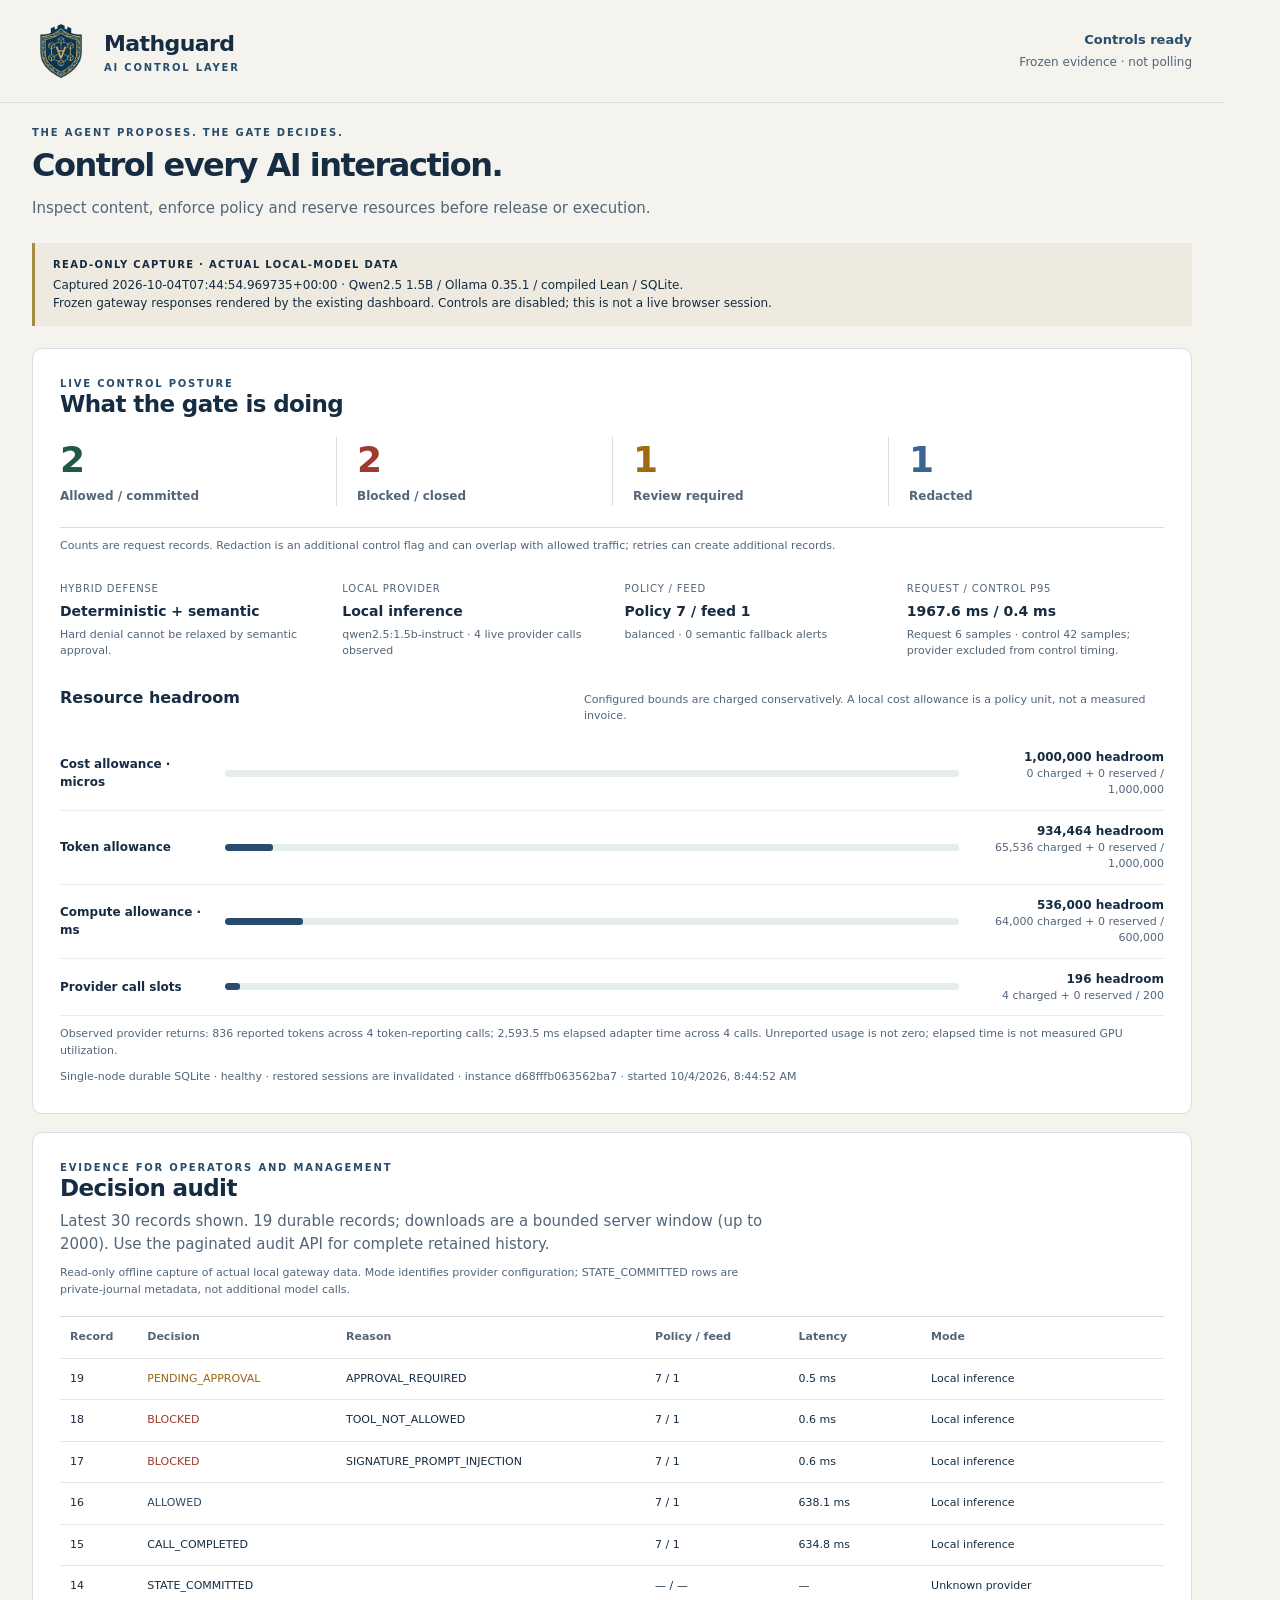
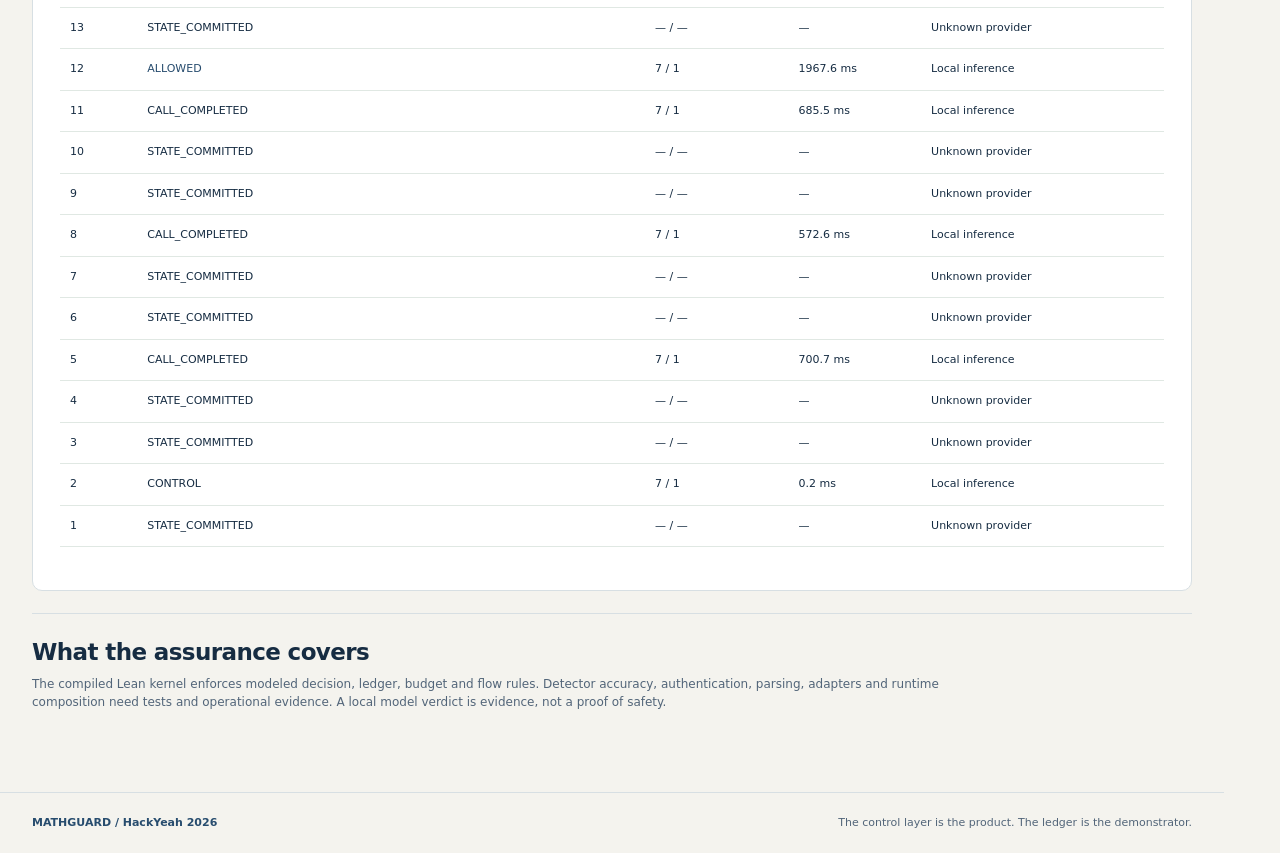
<file: submission/reporting/dashboard-capture.html>
<!DOCTYPE html><html lang="en"><head>
<meta charset="utf-8">
<meta name="viewport" content="width=device-width,initial-scale=1">
<title>Mathguard · AI control room</title>
<style>:root {
  font:15px/1.5 system-ui,-apple-system,BlinkMacSystemFont,"Segoe UI",sans-serif;
  color:#162c42;
  background:#f4f3ee;
  --ink:#162c42;
  --muted:#526579;
  --line:#d7dfe3;
  --accent:#274c6e;
  --light:#eaf0f5;
  --warning:#85520d}
* {
  box-sizing:border-box}
body {
  margin:0}
button,input,select,textarea {
  font:inherit}
button,a,input,select,textarea,summary {
  outline-offset:4px}
button:focus-visible,a:focus-visible,input:focus-visible,select:focus-visible,textarea:focus-visible,summary:focus-visible {
  outline:3px solid #306baf}
.masthead,main,footer {
  max-width:1224px;
  margin:auto;
  padding:26px 32px}
.masthead {
  display:flex;
  align-items:center;
  justify-content:space-between;
  border-bottom:1px solid var(--line)}
.brand {
  display:flex;
  align-items:center;
  gap:14px;
  color:var(--ink);
  text-decoration:none;
  font-size:22px;
  font-weight:700;
  letter-spacing:-.6px}
.brand img {
  width:58px;
  height:58px;
  object-fit:contain}
.brand small {
  display:block;
  font-size:10px;
  letter-spacing:1.8px;
  font-weight:600;
  color:var(--accent)}
.health-group {
  text-align:right}
.status {
  display:block;
  font-size:13px;
  font-weight:650;
  color:var(--accent)}
.status.closed {
  color:#9e362e}
.subtle {
  font-size:12px;
  color:var(--muted)}
main {
  padding-top:36px}
.intro {
  display:flex;
  align-items:center;
  justify-content:space-between;
  gap:24px;
  padding:8px 0 28px}
.eyebrow {
  font-size:10px;
  font-weight:700;
  letter-spacing:1.8px;
  color:var(--accent);
  margin:0 0 7px}
h1 {
  font-size:38px;
  line-height:1.12;
  letter-spacing:-1.5px;
  margin:8px 0 13px}
h2 {
  font-size:23px;
  line-height:1.2;
  letter-spacing:-.6px;
  margin:0 0 8px}
h3 {
  font-size:16px;
  margin:0 0 10px}
p {
  color:var(--muted);
  margin:5px 0 12px}
.intro p {
  max-width:690px}
.text-link {
  white-space:nowrap;
  color:var(--accent);
  font-weight:650;
  font-size:13px}
.section-heading {
  display:flex;
  align-items:flex-start;
  justify-content:space-between;
  gap:28px;
  margin-bottom:20px}
.section-heading p {
  max-width:720px;
  margin-bottom:0}
section {
  background:white;
  border:1px solid var(--line);
  border-radius:10px;
  padding:27px;
  margin-bottom:22px}
.access {
  background:#eef1f4}
.credentials {
  display:grid;
  grid-template-columns:repeat(3,1fr);
  gap:18px}
label {
  display:block;
  color:var(--muted);
  font-size:12px;
  font-weight:600;
  margin:0 0 14px}
input,select,textarea {
  display:block;
  background:white;
  color:var(--ink);
  border:1px solid #aabbb1;
  border-radius:5px;
  padding:10px 12px;
  width:100%;
  margin-top:6px}
input[type=password] {
  font-size:14px}
textarea {
  resize:vertical;
  min-height:110px;
  max-height:420px;
  font-size:14px;
  line-height:1.5}
button {
  cursor:pointer;
  border:1px solid var(--accent);
  background:var(--accent);
  color:white;
  padding:10px 14px;
  border-radius:5px;
  font-size:12px;
  font-weight:650;
  min-height:40px;
  white-space:normal}
button:hover {
  background:#163e31}
button.secondary {
  background:transparent;
  color:var(--accent);
  border-color:#99b3a5}
button.secondary:hover {
  background:var(--light)}
button:disabled {
  opacity:.5;
  cursor:not-allowed}
.toolbar {
  display:flex;
  align-items:center;
  flex-wrap:wrap;
  gap:8px}
.toolbar>span {
  font-size:12px;
  color:var(--muted);
  flex:1;
  min-width:200px}
.help {
  font-size:12px;
  flex:0 0 170px;
  margin-top:2px}
.help[open] {
  flex-basis:300px}
.help p {
  font-size:12px;
  padding-top:10px}
.metrics {
  display:grid;
  grid-template-columns:repeat(4,1fr);
  gap:0;
  border-bottom:1px solid var(--line);
  padding-bottom:21px}
.metric {
  padding:0 20px;
  border-left:1px solid var(--line)}
.metric:first-child {
  padding-left:0;
  border-left:0}
.metric strong {
  display:block;
  font-size:36px;
  line-height:1.3;
  font-variant-numeric:tabular-nums;
  letter-spacing:-1px}
.metric span {
  font-size:12px;
  font-weight:650;
  color:var(--muted)}
.metric.allow strong {
  color:#215945}
.metric.block strong {
  color:#9d3b31}
.metric.review strong {
  color:#9e6b14}
.metric.redact strong {
  color:#3b6493}
.caption {
  font-size:11px;
  margin:10px 0 0;
  color:var(--muted)}
.posture-strip {
  display:grid;
  grid-template-columns:repeat(4,1fr);
  gap:25px;
  margin:26px 0}
.label {
  display:block;
  font-size:10px;
  text-transform:uppercase;
  letter-spacing:.8px;
  color:var(--muted);
  margin-bottom:5px}
.posture-strip strong {
  display:block;
  font-size:14px;
  overflow-wrap:anywhere}
.posture-strip small {
  display:block;
  color:var(--muted);
  font-size:11px;
  margin-top:5px}
.notice {
  border-left:3px solid #b88530;
  background:#fff5df;
  padding:16px 20px;
  margin:18px 0;
  color:var(--warning);
  font-size:13px;
  overflow-wrap:anywhere}
.notice p {
  color:var(--warning)}
.notice[hidden],#recovery[hidden] {
  display:none}
.check {
  font-weight:500;
  font-size:13px;
  color:var(--warning)}
input[type=checkbox] {
  display:inline-block;
  width:auto;
  margin:0 7px 0 0}
.resource-heading {
  display:flex;
  justify-content:space-between;
  align-items:baseline;
  gap:20px;
  margin-top:24px}
.resource-heading p {
  font-size:11px;
  max-width:580px}
.resource {
  display:grid;
  grid-template-columns:150px 1fr 190px;
  gap:15px;
  align-items:center;
  padding:11px 0;
  border-bottom:1px solid #e8eeea;
  font-size:12px}
.resource-name {
  font-weight:600}
.resource-values {
  text-align:right;
  font-variant-numeric:tabular-nums}
.resource-values strong,.resource-values small {
  display:block}
.resource-values small {
  color:var(--muted);
  font-size:10px}
progress {
  appearance:none;
  width:100%;
  height:7px;
  border:0;
  border-radius:3px;
  background:#e6eee8}
progress::-webkit-progress-bar {
  background:#e6eee8;
  border-radius:3px}
progress::-webkit-progress-value {
  background:var(--accent);
  border-radius:3px}
progress::-moz-progress-bar {
  background:var(--accent);
  border-radius:3px}
.workbench {
  display:grid;
  grid-template-columns:1fr 1fr;
  gap:28px}
.workbench-pane {
  min-width:0}
.workbench-pane+.workbench-pane {
  border-left:1px solid var(--line);
  padding-left:28px}
.two-fields {
  display:grid;
  grid-template-columns:1fr 1fr;
  gap:14px}
.result-explanation {
  font-size:12px;
  min-height:38px;
  margin:13px 0}
.result-details {
  margin-top:12px}
.ledger-demo {
  margin-top:24px;
  border-top:1px solid var(--line);
  padding-top:18px}
.ledger-demo>p {
  margin:16px 0;
  font-size:13px}
.ledger-demo .two-fields {
  max-width:620px}
.policy-summary {
  display:grid;
  grid-template-columns:repeat(3,1fr);
  gap:24px;
  margin-bottom:15px}
.policy-summary p {
  font-size:12px}
.policy-summary strong {
  display:block;
  color:var(--ink);
  margin-bottom:4px}
details {
  font-size:12px}
summary {
  cursor:pointer;
  color:var(--accent);
  font-weight:650;
  line-height:1.6}
pre {
  white-space:pre-wrap;
  overflow-wrap:anywhere;
  background:#f1f5f2;
  border:1px solid #dfe8e1;
  padding:14px;
  border-radius:5px;
  font:11px/1.5 ui-monospace,SFMono-Regular,Consolas,monospace;
  max-height:290px;
  overflow:auto;
  color:var(--ink)}
code {
  font:11px/1.5 ui-monospace,SFMono-Regular,Consolas,monospace;
  background:#e3ebe5;
  border-radius:3px;
  padding:2px 4px;
  overflow-wrap:anywhere}
.scroll {
  overflow:auto;
  max-height:440px;
  border-top:1px solid var(--line);
  margin-bottom:16px}
table {
  width:100%;
  border-collapse:collapse;
  font-size:11px}
th,td {
  text-align:left;
  padding:12px 10px;
  border-bottom:1px solid #e0e8e3;
  vertical-align:top}
th {
  font-weight:650;
  color:var(--muted);
  background:white;
  position:sticky;
  top:0}
td:nth-child(3) {
  max-width:350px;
  overflow-wrap:anywhere}
.outcome-blocked,.outcome-error_closed {
  color:#9d3b31}
.outcome-pending_approval {
  color:#99660e}
.outcome-allowed,.outcome-committed {
  color:var(--accent)}
.assurance {
  background:transparent;
  border:0;
  border-top:1px solid var(--line);
  border-radius:0;
  padding:25px 0}
.assurance p {
  font-size:12px;
  max-width:930px}
footer {
  display:flex;
  justify-content:space-between;
  gap:20px;
  font-size:11px;
  color:var(--muted);
  border-top:1px solid var(--line);
  padding-top:22px;
  padding-bottom:35px}
footer strong {
  font-weight:650;
  color:var(--accent)}
.sr-only {
  position:absolute;
  width:1px;
  height:1px;
  padding:0;
  margin:-1px;
  overflow:hidden;
  clip:rect(0,0,0,0);
  white-space:nowrap;
  border:0}

@media(max-width:900px) {
  .posture-strip {
  grid-template-columns:1fr 1fr}
.credentials {
  grid-template-columns:1fr}
.help {
  flex-basis:130px}
.policy-summary {
  grid-template-columns:1fr;
  gap:5px}
.workbench {
  grid-template-columns:1fr}
.workbench-pane+.workbench-pane {
  border-left:0;
  padding-left:0;
  border-top:1px solid var(--line);
  padding-top:25px}
.intro .text-link {
  display:none}
}

@media(max-width:600px) {
  .masthead,main,footer {
  padding:20px}
.masthead {
  align-items:flex-start;
  gap:14px}
.brand {
  font-size:18px;
  gap:9px}
.brand img {
  width:45px;
  height:45px}
.brand small {
  font-size:8px}
.health-group .subtle {
  display:none}
h1 {
  font-size:31px}
section {
  padding:20px}
.section-heading {
  display:block}
.section-heading>button,.section-heading>.toolbar {
  margin-top:15px}
.help {
  margin-top:14px}
.metrics {
  grid-template-columns:1fr 1fr;
  gap:18px}
.metric:nth-child(3) {
  padding-left:0;
  border-left:0}
.metric strong {
  font-size:31px}
.posture-strip {
  gap:20px}
.resource {
  grid-template-columns:1fr 1fr;
  gap:7px}
.resource progress {
  grid-column:1/-1;
  grid-row:2}
.resource-values {
  grid-column:2;
  grid-row:1}
.resource-heading {
  display:block}
.two-fields {
  grid-template-columns:1fr;
  gap:0}
footer {
  display:block}
footer span {
  display:block;
  margin-top:8px}
}


/* Read-only evidence view: controls remain in the DOM but cannot be used. */
.access,#try,section[aria-labelledby="policy-title"] {display:none}
.capture-banner {margin:0 0 22px;padding:14px 18px;border-left:3px solid #a78b44;background:#eeeadf;color:#162c42;font-size:12px;line-height:1.5}
.capture-banner strong {display:block;font-size:10px;letter-spacing:1.3px;margin-bottom:4px}
.masthead,main,footer {padding-top:22px;padding-bottom:22px}
.intro {padding-top:0;padding-bottom:18px}
.text-link {display:none}
.overview {margin-bottom:18px}
.resource-values small {font-size:11px}
</style>
<style>
@page {size:1224px 1900px;margin:0}
html,body {width:1224px;margin:0;background:#f4f3ee;font-family:DejaVu Sans,sans-serif}
* {animation:none;transition:none}
.capture-progress {display:block;background:#e6eee8;height:7px;border-radius:3px;overflow:hidden}
.capture-progress>span {display:block;height:7px;background:#274c6e;border-radius:3px}
button {display:none}
.masthead,main,footer {max-width:1224px;padding:22px 32px}
.brand {font-size:22px}
.intro {display:block;padding:0 0 12px}
h1 {font-size:32px}
section {break-inside:avoid}
.scroll {overflow:visible;max-height:none}
table {width:100%;font-size:11px;table-layout:fixed}
th:nth-child(1),td:nth-child(1) {width:7%}
th:nth-child(2),td:nth-child(2) {width:18%}
th:nth-child(3),td:nth-child(3) {width:28%}
th:nth-child(4),td:nth-child(4) {width:13%}
th:nth-child(5),td:nth-child(5) {width:12%}
th:nth-child(6),td:nth-child(6) {width:22%}
pre,details,summary {display:none}
.section-heading {margin-bottom:18px;display:block}
.section-heading>div {width:100%}
</style></head>
<body>
<header class="masthead">
<a class="brand" href="/" aria-label="Mathguard control room">
<img src="../brand/mathguard-classic-mark.png" alt="Mathguard logo">
<span>Mathguard<small>AI CONTROL LAYER</small>
</span>
</a>
<div class="health-group">
<span id="health" class="status" role="status">Controls ready</span>
<span id="poll-state" class="subtle">Frozen evidence · not polling</span>
</div>
</header>
<main>
<div class="intro">
<div>
<p class="eyebrow">THE AGENT PROPOSES. THE GATE DECIDES.</p>
<h1>Control every AI interaction.</h1>
<p>Inspect content, enforce policy and reserve resources before release or execution.</p>
</div>
<a href="#try" class="text-link">Try the control layer ↓</a>
</div>
<aside class="capture-banner"><strong>READ-ONLY CAPTURE · ACTUAL LOCAL-MODEL DATA</strong>Captured 2026-10-04T07:44:54.969735+00:00 · Qwen2.5 1.5B / Ollama 0.35.1 / compiled Lean / SQLite.<br>Frozen gateway responses rendered by the existing dashboard. Controls are disabled; this is not a live browser session.</aside>
<section class="access" aria-labelledby="access-title">
<div class="section-heading">
<div>
<h2 id="access-title">Connect your local session</h2>
<p>Use <code>make credentials</code> in a second terminal to show the private role credentials. This tab never saves them.</p>
</div>
<details class="help">
<summary>Startup help</summary>
<p>First run <code>make setup MODEL=&lt;exact-installed-ollama-model&gt;</code>, then <code>make run</code>. If already configured, only <code>make run</code> is needed. Open the printed dashboard URL; use <code>make credentials</code> to show the separate operator, agent and owner credentials. A local model must be installed and serving; this page does not fall back to fixtures.</p>
</details>
</div>
<div class="credentials">
<label>Operator · observe and reload<input type="password" id="operator" autocomplete="off" spellcheck="false" disabled="">
</label>
<label>Agent · submit interactions<input type="password" id="agent" autocomplete="off" spellcheck="false" disabled="">
</label>
<label>Owner · approve exact requests<input type="password" id="owner" autocomplete="off" spellcheck="false" disabled="">
</label>
</div>
<div class="toolbar">
<button id="connect" disabled="">Connect &amp; create session</button>
<button id="disconnect" class="secondary" disabled="">Clear credentials</button>
<span id="connection" role="status" aria-live="polite">Use operator and agent credentials to connect. Owner is needed only for approvals.</span>
</div>
</section>
<section class="overview" aria-labelledby="posture-title">
<div class="section-heading">
<div>
<p class="eyebrow">LIVE CONTROL POSTURE</p>
<h2 id="posture-title">What the gate is doing</h2>
</div>
<button id="refresh" class="secondary" disabled="">Refresh now</button>
</div>
<div id="metrics" class="metrics" aria-live="polite"><div class="metric allow"><strong>2</strong><span>Allowed / committed</span></div><div class="metric block"><strong>2</strong><span>Blocked / closed</span></div><div class="metric review"><strong>1</strong><span>Review required</span></div><div class="metric redact"><strong>1</strong><span>Redacted</span></div></div>
<p class="caption">Counts are request records. Redaction is an additional control flag and can overlap with allowed traffic; retries can create additional records.</p>
<div class="posture-strip">
<div>
<span class="label">Hybrid defense</span>
<strong id="hybrid">Deterministic + semantic</strong>
<small>Hard denial cannot be relaxed by semantic approval.</small>
</div>
<div>
<span class="label">Local provider</span>
<strong id="provider">Local inference</strong>
<small id="provider-detail">qwen2.5:1.5b-instruct · 4 live provider calls observed</small>
</div>
<div>
<span class="label">Policy / feed</span>
<strong id="versions">Policy 7 / feed 1</strong>
<small id="strictness">balanced · 0 semantic fallback alerts</small>
</div>
<div>
<span class="label">Request / control p95</span>
<strong id="latency">1967.6 ms / 0.4 ms</strong>
<small id="latency-detail">Request 6 samples · control 42 samples; provider excluded from control timing.</small>
</div>
</div>
<div id="warnings" class="notice warning" role="alert" hidden=""></div>
<div id="recovery" class="notice warning" hidden="">
<h3>Provider calls are quarantined</h3>
<p id="quarantine-reason">A provider call did not finish within its configured bounds.</p>
<p>A timeout does not prove that the upstream model stopped. Verify completion or stop that job before restoring calls. Recovery preserves resource charges and the ledger.</p>
<label class="check">
<input type="checkbox" id="upstream-stopped" disabled=""> I verified that the upstream job has stopped.</label>
<button id="recover" disabled="">Restore model calls</button>
</div>
<div class="resource-heading">
<h3>Resource headroom</h3>
<p>Configured bounds are charged conservatively. A local cost allowance is a policy unit, not a measured invoice.</p>
</div>
<div id="resources" class="resource-list"><div class="resource"><span class="resource-name">Cost allowance · micros</span><span class="capture-progress" aria-label="Cost allowance · micros accounted 0 of 1000000"><span style="width: 0%;"></span></span><span class="resource-values"><strong>1,000,000 headroom</strong><small>0 charged + 0 reserved / 1,000,000</small></span></div><div class="resource"><span class="resource-name">Token allowance</span><span class="capture-progress" aria-label="Token allowance accounted 65536 of 1000000"><span style="width: 6.5536%;"></span></span><span class="resource-values"><strong>934,464 headroom</strong><small>65,536 charged + 0 reserved / 1,000,000</small></span></div><div class="resource"><span class="resource-name">Compute allowance · ms</span><span class="capture-progress" aria-label="Compute allowance · ms accounted 64000 of 600000"><span style="width: 10.666666666666666%;"></span></span><span class="resource-values"><strong>536,000 headroom</strong><small>64,000 charged + 0 reserved / 600,000</small></span></div><div class="resource"><span class="resource-name">Provider call slots</span><span class="capture-progress" aria-label="Provider call slots accounted 4 of 200"><span style="width: 2%;"></span></span><span class="resource-values"><strong>196 headroom</strong><small>4 charged + 0 reserved / 200</small></span></div></div>
<p id="observed" class="caption">Observed provider returns: 836 reported tokens across 4 token-reporting calls; 2,593.5 ms elapsed adapter time across 4 calls. Unreported usage is not zero; elapsed time is not measured GPU utilization.</p>
<p id="instance" class="caption">Single-node durable SQLite · healthy · restored sessions are invalidated · instance d68fffb063562ba7 · started 10/4/2026, 8:44:52 AM</p>
</section>
<section id="try" aria-labelledby="try-title">
<div class="section-heading">
<div>
<p class="eyebrow">USE THE SHARED CONTROL LAYER</p>
<h2 id="try-title">Try an interaction</h2>
<p>Prompts, tool traffic and agent messages share the same inspection path.</p>
</div>
</div>
<div class="workbench">
<div class="workbench-pane">
<h3>Model request</h3>
<p id="chat-limits" class="caption">Output cap: 128 tokens per stage. An allowed chat uses 3 separately charged local calls. Replies can end at the cap; CPU inference takes seconds.</p>
<div class="two-fields">
<label>Configured model<input id="model" value="local-model" autocomplete="off" disabled="">
</label>
<label>Content provenance<select id="source" disabled="">
<option value="user">User input</option>
<option value="document">Retrieved document</option>
<option value="tool">Tool output</option>
</select>
</label>
</div>
<label>Prompt<textarea id="prompt" rows="4" disabled="">Explain why duplicate payments should not debit twice.</textarea>
</label>
<button id="chat" disabled="">Send through the gate</button>
<p id="chat-explanation" class="result-explanation">The response will show the decision and filtered output.</p>
<details class="result-details" open="">
<summary>Request result</summary>
<pre id="chat-result">No request yet.</pre>
</details>
</div>
<div class="workbench-pane">
<h3>Agent or tool traffic</h3>
<div class="two-fields">
<label>Interaction<select id="interaction-kind" disabled="">
<option value="agent_message">Agent message</option>
<option value="prompt">Prompt</option>
<option value="tool_call">Tool call</option>
<option value="tool_result">Tool result</option>
<option value="model_output">Model output</option>
</select>
</label>
<label>Tool name · tool traffic only<input id="interaction-target" value="demo.echo" autocomplete="off" disabled="">
</label>
</div>
<label>Content<textarea id="interaction-content" rows="4" disabled="">Summarize this harmless project note.</textarea>
</label>
<div class="toolbar">
<button id="intercept" disabled="">Inspect content</button>
<button id="interaction-approve" class="secondary" disabled="">Approve exact request</button>
<button id="interaction-retry" class="secondary" disabled="">Retry unchanged</button>
</div>
<p id="interaction-explanation" class="result-explanation">This endpoint filters content. The SDK integration performs approved tool dispatch. <code>demo.publish</code> requires owner approval.</p>
<details class="result-details" open="">
<summary>Interaction result</summary>
<pre id="interaction-result">No interaction yet.</pre>
</details>
</div>
</div>
<details class="ledger-demo">
<summary>Irreversible action demo · ledger transfer and exact retry</summary>
<p>This is a demonstration tool, not the control layer itself. Enter PLN minor units: <strong>2500 = PLN 25.00</strong>. Approval issuance never transfers money; a retry submits the unchanged request.</p>
<div class="two-fields">
<label>Destination<select id="destination" disabled="">
<option value="bob-main">Bob</option>
<option value="merchant">Merchant</option>
</select>
</label>
<label>Amount · PLN minor units<input id="amount" value="2500" inputmode="numeric" autocomplete="off" disabled="">
</label>
</div>
<div class="toolbar">
<button id="transfer" disabled="">Propose transfer</button>
<button id="approve" class="secondary" disabled="">Approve exact request</button>
<button id="retry" class="secondary" disabled="">Retry unchanged</button>
</div>
<p id="decision-explanation" class="result-explanation">
</p>
<p id="approval-status" class="caption" aria-live="polite">
</p>
<pre id="transfer-result">No financial action yet.</pre>
</details>
</section>
<section aria-labelledby="policy-title">
<div class="section-heading">
<div>
<p class="eyebrow">LIVE FILE CONFIGURATION</p>
<h2 id="policy-title">Edit, validate, then activate</h2>
<p id="policy-path-help">Use the policy and signature-feed paths printed by the launcher.</p>
</div>
<button id="reload" disabled="">Reload files</button>
</div>
<div class="policy-summary">
<p>
<strong>Valid edit:</strong> increase the policy epoch or feed version. The validated candidate activates atomically.</p>
<p>
<strong>Invalid edit:</strong> keep the last valid configuration. With no valid configuration, execution stays closed.</p>
<p>
<strong>Strictness:</strong> strict blocks semantic failure; balanced requests review; permissive passes with an alert. Quarantine still stops model dispatch.</p>
</div>
<details>
<summary>Active policy, feed and ledger details</summary>
<pre id="policy">{
  "policy": {
    "schema_version": "mathguard-policy-3",
    "epoch": 7,
    "profile": "balanced",
    "pii_action": "redact",
    "semantic_threshold": 60,
    "allowed_models": [
      "qwen2.5:1.5b-instruct"
    ],
    "semantic_model": "qwen2.5:1.5b-instruct",
    "budget_limit": [
      1000000,
      1000000,
      600000,
      200
    ],
    "call_bound": [
      0,
      16384,
      16000,
      1
    ],
    "deadline_seconds": 15,
    "max_output_tokens": 128,
    "max_input_bytes": 4096,
    "max_session_steps": 20,
    "repeat_limit": 3,
    "max_transfer": 50000,
    "approval_threshold": 10000,
    "model_clearance": 2,
    "artifact_repositories": [
      "mathguard/demo-safe"
    ],
    "artifact_sha256": [
      "a9311856600eeba2a2c803baf41eec2eb10d885fefe9f2dffbe5c0a77a317e28"
    ],
    "allowed_tools": [
      "ledger.transfer",
      "demo.echo",
      "demo.publish"
    ],
    "irreversible_tools": [
      "demo.publish"
    ],
    "pii_redact_at": 60,
    "pii_block_at": 100,
    "semantic_review_at": 55
  },
  "feed_version": 1,
  "storage": {
    "mode": "sqlite",
    "healthy": true,
    "error": null,
    "commands": 9,
    "audit_events": 19,
    "max_commands": 20000,
    "max_audit_events": 100000,
    "max_database_bytes": 134217728,
    "recovered": true,
    "session_restore": "invalidated"
  },
  "ledger": {
    "revision": 0,
    "balances": [
      100000,
      20000,
      0
    ]
  }
}</pre>
</details>
</section>
<section aria-labelledby="audit-title">
<div class="section-heading">
<div>
<p class="eyebrow">EVIDENCE FOR OPERATORS AND MANAGEMENT</p>
<h2 id="audit-title">Decision audit</h2>
<p id="audit-scope">Latest 30 records shown. 19 durable records; downloads are a bounded server window (up to 2000). Use the paginated audit API for complete retained history.</p><p class="caption">Read-only offline capture of actual local gateway data. Mode identifies provider configuration; STATE_COMMITTED rows are private-journal metadata, not additional model calls.</p>
</div>
<div class="toolbar">
<button id="report" class="secondary" disabled="">Download management JSON</button>
<button id="export" class="secondary" disabled="">Download sanitized audit</button>
</div>
</div>
<div class="scroll">
<table>
<caption class="sr-only">Latest decision records. No raw interaction content or credentials are included.</caption>
<thead>
<tr>
<th scope="col">Record</th>
<th scope="col">Decision</th>
<th scope="col">Reason</th>
<th scope="col">Policy / feed</th>
<th scope="col">Latency</th>
<th scope="col">Mode</th>
</tr>
</thead>
<tbody id="events"><tr><td>19</td><td class="outcome-pending_approval">PENDING_APPROVAL</td><td>APPROVAL_REQUIRED</td><td>7 / 1</td><td>0.5 ms</td><td>Local inference</td></tr><tr><td>18</td><td class="outcome-blocked">BLOCKED</td><td>TOOL_NOT_ALLOWED</td><td>7 / 1</td><td>0.6 ms</td><td>Local inference</td></tr><tr><td>17</td><td class="outcome-blocked">BLOCKED</td><td>SIGNATURE_PROMPT_INJECTION</td><td>7 / 1</td><td>0.6 ms</td><td>Local inference</td></tr><tr><td>16</td><td class="outcome-allowed">ALLOWED</td><td></td><td>7 / 1</td><td>638.1 ms</td><td>Local inference</td></tr><tr><td>15</td><td class="outcome-call_completed">CALL_COMPLETED</td><td></td><td>7 / 1</td><td>634.8 ms</td><td>Local inference</td></tr><tr><td>14</td><td class="outcome-state_committed">STATE_COMMITTED</td><td></td><td>— / —</td><td>—</td><td>Unknown provider</td></tr><tr><td>13</td><td class="outcome-state_committed">STATE_COMMITTED</td><td></td><td>— / —</td><td>—</td><td>Unknown provider</td></tr><tr><td>12</td><td class="outcome-allowed">ALLOWED</td><td></td><td>7 / 1</td><td>1967.6 ms</td><td>Local inference</td></tr><tr><td>11</td><td class="outcome-call_completed">CALL_COMPLETED</td><td></td><td>7 / 1</td><td>685.5 ms</td><td>Local inference</td></tr><tr><td>10</td><td class="outcome-state_committed">STATE_COMMITTED</td><td></td><td>— / —</td><td>—</td><td>Unknown provider</td></tr><tr><td>9</td><td class="outcome-state_committed">STATE_COMMITTED</td><td></td><td>— / —</td><td>—</td><td>Unknown provider</td></tr><tr><td>8</td><td class="outcome-call_completed">CALL_COMPLETED</td><td></td><td>7 / 1</td><td>572.6 ms</td><td>Local inference</td></tr><tr><td>7</td><td class="outcome-state_committed">STATE_COMMITTED</td><td></td><td>— / —</td><td>—</td><td>Unknown provider</td></tr><tr><td>6</td><td class="outcome-state_committed">STATE_COMMITTED</td><td></td><td>— / —</td><td>—</td><td>Unknown provider</td></tr><tr><td>5</td><td class="outcome-call_completed">CALL_COMPLETED</td><td></td><td>7 / 1</td><td>700.7 ms</td><td>Local inference</td></tr><tr><td>4</td><td class="outcome-state_committed">STATE_COMMITTED</td><td></td><td>— / —</td><td>—</td><td>Unknown provider</td></tr><tr><td>3</td><td class="outcome-state_committed">STATE_COMMITTED</td><td></td><td>— / —</td><td>—</td><td>Unknown provider</td></tr><tr><td>2</td><td class="outcome-control">CONTROL</td><td></td><td>7 / 1</td><td>0.2 ms</td><td>Local inference</td></tr><tr><td>1</td><td class="outcome-state_committed">STATE_COMMITTED</td><td></td><td>— / —</td><td>—</td><td>Unknown provider</td></tr></tbody>
</table>
</div>
<details>
<summary>Management summary</summary>
<pre id="report-result">{
  "generated_at": 1791099894,
  "deployment": "single-node, owned SQLite journal",
  "storage": {
    "mode": "sqlite",
    "healthy": true,
    "error": null,
    "commands": 9,
    "audit_events": 19,
    "max_commands": 20000,
    "max_audit_events": 100000,
    "max_database_bytes": 134217728,
    "recovered": true,
    "session_restore": "invalidated"
  },
  "observed_usage": {
    "tokens": 836,
    "compute_ms": 2593.543,
    "calls": 4,
    "reported_token_calls": 4
  },
  "audit_export": {
    "scope": "newest bounded window by default; start full pagination with after=0",
    "max_events_per_page": 2000,
    "id_field": "audit_id"
  },
  "decisions": 5,
  "outcomes": {
    "CONTROL": 1,
    "ALLOWED": 2,
    "BLOCKED": 2,
    "PENDING_APPROVAL": 1
  },
  "top_reasons": [
    [
      "SIGNATURE_PROMPT_INJECTION",
      1
    ],
    [
      "TOOL_NOT_ALLOWED",
      1
    ],
    [
      "APPROVAL_REQUIRED",
      1
    ]
  ],
  "security_posture": {
    "redacted_interactions": 1,
    "awaiting_review": 1
  },
  "active_policy_epoch": 7,
  "config_errors": [],
  "quarantined": false,
  "resource_accounting": "configured upper bounds charged; not measured financial bills",
  "semantic_mode": "live",
  "live_calls_observed": 4,
  "retained_events": 11,
  "events_dropped": 0,
  "assurance": "model-v1:55;refinement:5;Next:43;Control:53;compiled-gate;runtime-tested",
  "ready_for_submission": false,
  "remaining_evidence": [
    "live model quality evaluation",
    "submission deck and operator rehearsal"
  ]
}</pre>
</details>
</section>
<section class="assurance" aria-labelledby="assurance-title">
<h2 id="assurance-title">What the assurance covers</h2>
<p>The compiled Lean kernel enforces modeled decision, ledger, budget and flow rules. Detector accuracy, authentication, parsing, adapters and runtime composition need tests and operational evidence. A local model verdict is evidence, not a proof of safety.</p>
<details>
<summary>Build identity, storage boundary and limitations</summary>
<pre id="assurance">{
  "model_targets": 55,
  "additional_equality_targets": 5,
  "next_axiom_records": 43,
  "control_axiom_records": 53,
  "generic_gate": "compiled Mathguard.Control.storeDecision / hardDecision",
  "runtime": "tested serialized worker with owned durable journal",
  "storage": {
    "mode": "sqlite",
    "healthy": true,
    "error": null,
    "commands": 9,
    "audit_events": 19,
    "max_commands": 20000,
    "max_audit_events": 100000,
    "max_database_bytes": 134217728,
    "recovered": true,
    "session_restore": "invalidated"
  },
  "worker_sha256": "13368e2720221f70dfb714a77c0405b94a0fd1706e088f40237e098030b7bf32",
  "semantic_mode": "live",
  "instance_id": "d68fffb063562ba7",
  "policy_sha256": "b0ecde7ebe45c36ad781e3dc4656009d7b1c54511d05296d8e61634e2dd6e20a",
  "feed_sha256": "d159a17f94eb9f209288389efaec932dc7f595c9989393fffe1cf623896f9460",
  "policy_epoch": 7,
  "feed_version": 1,
  "semantic_model": "qwen2.5:1.5b-instruct",
  "config_errors": [],
  "validated_semantic_verdicts": 3,
  "live_calls_observed": 4,
  "quarantined": false,
  "limitations": [
    "No distributed quotas; sessions and approvals are invalidated on restart",
    "Unknown durable command tails require verified backup/operator repair; no automatic rollback",
    "Storage integrity assumes trusted local file ownership; hashes are not an anti-rollback anchor",
    "No complete prompt-injection or artifact-safety guarantee",
    "Provider bounds, authentication, parsing and runtime composition are not proved",
    "Timeout kills adapter, not necessarily the upstream GPU job; further calls are quarantined",
    "SDK authorization does not make arbitrary external callbacks exactly once or crash atomic"
  ]
}</pre>
</details>
</section>
</main>
<footer>
<strong>MATHGUARD / HackYeah 2026</strong>
<span>The control layer is the product. The ledger is the demonstrator.</span>
</footer>





</body></html>
</file>
